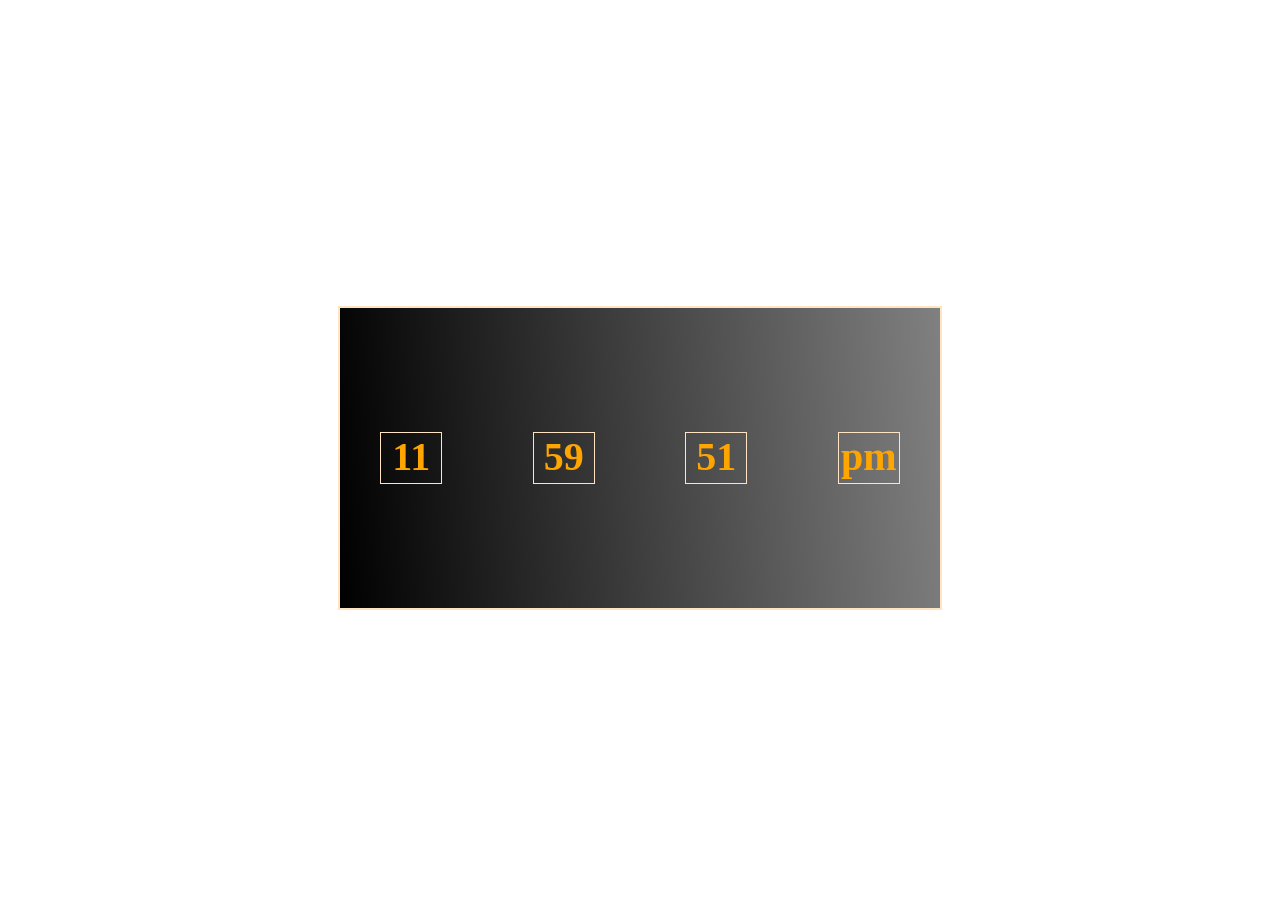
<file: clock.html>
<html>
    <head><title>
        clock
    </title></head>


    <style>
body{
    display: flex;
    justify-content: center;
    align-items: center;
    height: 100%;
    
}
.divcon{

   
display: flex;

justify-content: space-around;
align-items: center;gap:10px;
 width:600px;
    height: 300px;
    background:linear-gradient(85deg,  black,grey);

    border: 2px solid bisque;
}

.divcon p{
    text-align: center;
    color: orange;
    font-weight: bold;
    font-size: 40px;
    border: 1px solid bisque;
    width:60px;
    height: 50px;
}
</style>
    <body>



        <div  class="divcon"  id="divcon">

            <p  id="hour">0</p>
            <p id="min">0</p>
            <p id="sec">0</p>
            <p id="session">am</p>

        </div>



    </body>
    <script>

let minp=document.getElementById('min');
let hourp=document.getElementById('hour');
let secp=document.getElementById('sec');
let sessionp=document.getElementById('session');


let sec = 50;
let min = 59;
let hour = 11;
let session = "pm";

setInterval(() => {

    sec++;

    if (sec == 60) {
        sec = 0;
        min++;

        if (min == 60) {
            min = 0;
            hour++;

            if (hour == 12) {
                session = (session === "am") ? "pm" : "am";
            }

            if (hour > 12) {
                hour = 1;
            }
        }
    }

    sessionp.innerText = session;
    secp.innerText = sec;
    minp.innerText = min;
    hourp.innerText = hour;

}, 1000);
        
    </script>
</html>
</file>
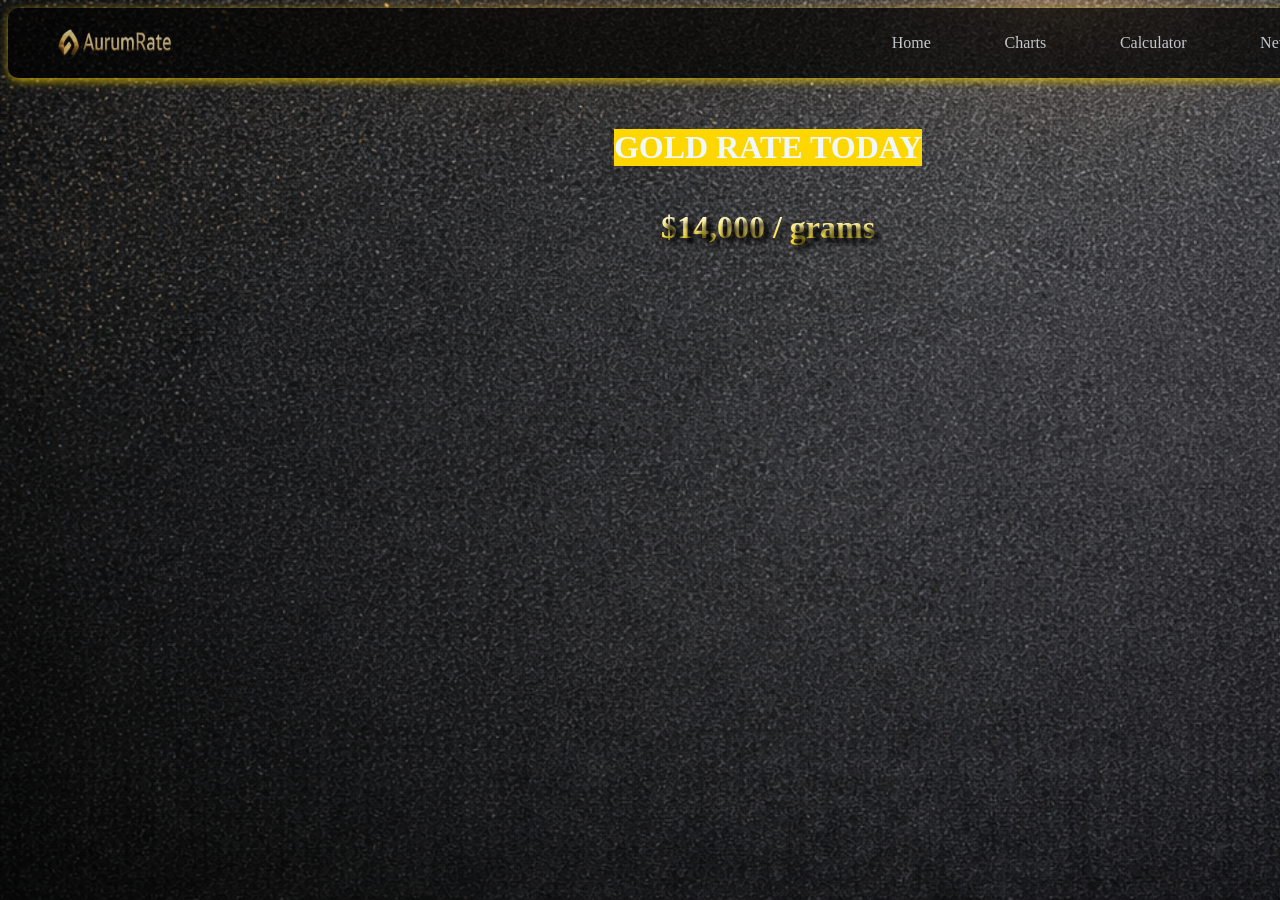
<file: goldsilverprice.html>
<html>

<head>

    <title>gold and silver</title>
    <style>
body{

    background-image: url("images/ChatGPT Image Feb 22, 2026, 11_28_47 AM.png");
    background-repeat: no-repeat;
    background-size: cover;
}
.navbar{
display: flex;
width: 95rem;
height:70px;
background-color: black;
align-items: center;
position: relative;
opacity: 0.7;
border-radius: 10px;
box-shadow: 1px 3px 10px   #FFD700;
min-width: 400px;
}

nav ul{
   
    position:absolute;

list-style: none; 
display: flex;
 width:40%; 
 height: 25px;
 min-width: 300px;
 justify-content: space-around;
 right: 50px;
 top:10px;
 gap:30px;
 
}
.logo{
 
    position:absolute;
    left:40px;
    width:140px;
    height:50px;
}
nav ul li{
  color:aliceblue;
    height: 25px;
}


nav ul li:hover{


color:  #FFD700;
font-size: large;
transform:  translateY(-5px);
border-bottom: 2px solid  #FFD700;

}
.title{

color: aliceblue;

background-color: #FFD700;


}


.maincontainer{

width:95rem;
height:35rem;

display: flex;
flex-direction: column;
align-items: center;
margin-top: 30px;
}
.pricetag{
    position: relative;
    background: linear-gradient(white,gold);
    -webkit-background-clip: text; /* Required for clipping to text */
  -webkit-text-fill-color: transparent;
  text-shadow: 5px 5px 4px black;
}


    </style>
</head>
<body>

<nav class="navbar">

    <img   src="images\logo.png" alt="" class="logo">


    <ul>
       <li>
Home
       </li>
       <li>
Charts
       </li>
       <li>
Calculator
       </li>
<li>
    News
</li>
<li>
    <select type="radio" style="border-radius: 30px; background-color: transparent;">
        <option >

        </option >
        <option type="radio" >
price silver
        </option>
    </select>
</li>
    </ul>

</nav>


<div class="maincontainer">

<h1 class="title">

    GOLD RATE TODAY
</h1>

<h1 class="pricetag">
    $14,000 / grams
</h1>



</div>



</body>





</html>
</file>
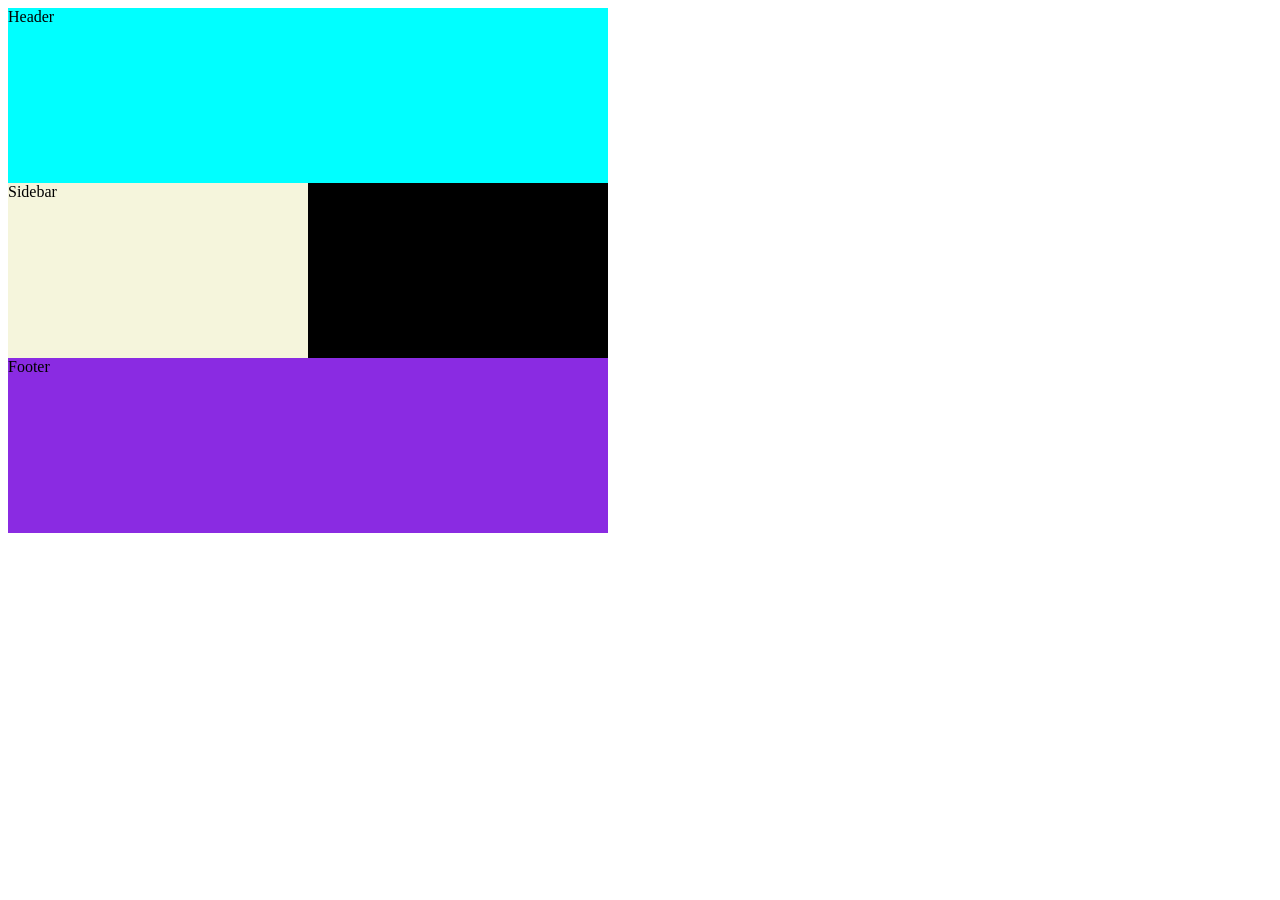
<file: grid columns.html>
<html>
    <head>
        <title>grid</title>
        <style>
  .container{
    width:600px;
    height:700px;
    display: grid;
    grid-template-columns: 1fr 1fr 1fr 1fr;
grid-template-rows: 1fr 1fr 1fr 1fr;
  }
  header{
    background-color: aqua;
    grid-column: 1/5;
grid-row: 1/2;
  }
  nav{
    background-color: beige;
    grid-column: 1/3;
   
    
  }
  main{
    background-color: black;
    grid-column: 3/5;
  }
  footer{
    background-color: blueviolet;
    grid-column: 1/5;
  }
        </style>
    </head>
    <body>
<div class="container">
  <header>Header</header>
  <nav>Sidebar</nav>
  <main>Main Content</main>
  <footer>Footer</footer>
</div>
    </body>
</html>
</file>
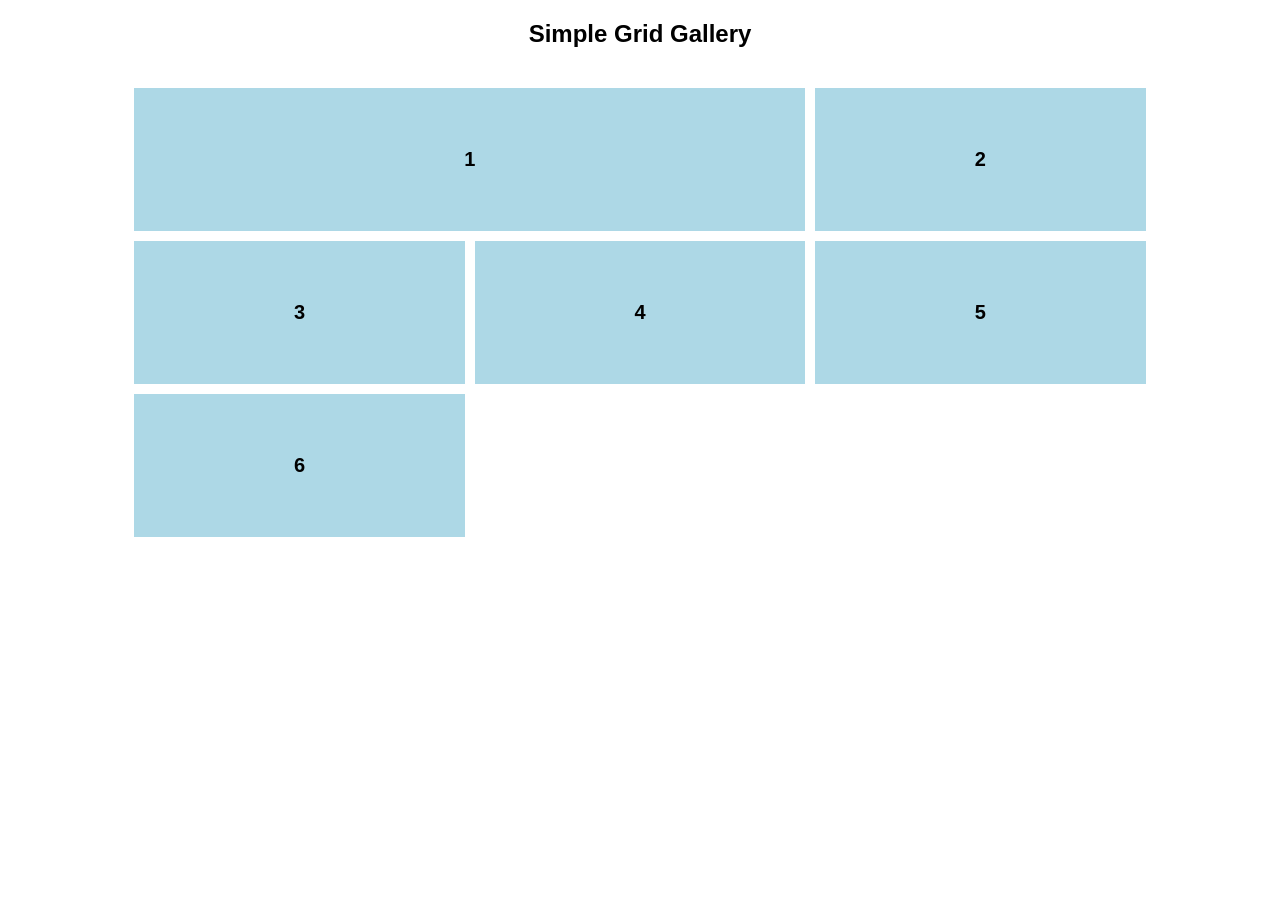
<file: grid row concepts.html>
<!DOCTYPE html>
<html>
<head>
  <title>Simple Grid Gallery</title>
  <style>
    body {
      font-family: Arial, sans-serif;
    }

    .container {
      display: grid;
      grid-template-columns: repeat(3, 1fr);
      gap: 10px;
      width: 80%;
      margin: 40px auto;
    }

    .box {
      background-color: lightblue;
      padding: 60px 0;
      text-align: center;
      font-size: 20px;
      font-weight: bold;
    }

    /* Make first box bigger */
    .box1 {
      grid-column: 1 / 3;
    }
  </style>
</head>
<body>

  <h2 style="text-align:center;">Simple Grid Gallery</h2>

  <div class="container">
    <div class="box box1">1</div>
    <div class="box">2</div>
    <div class="box">3</div>
    <div class="box">4</div>
    <div class="box">5</div>
    <div class="box">6</div>
  </div>

</body>
</html>
</file>
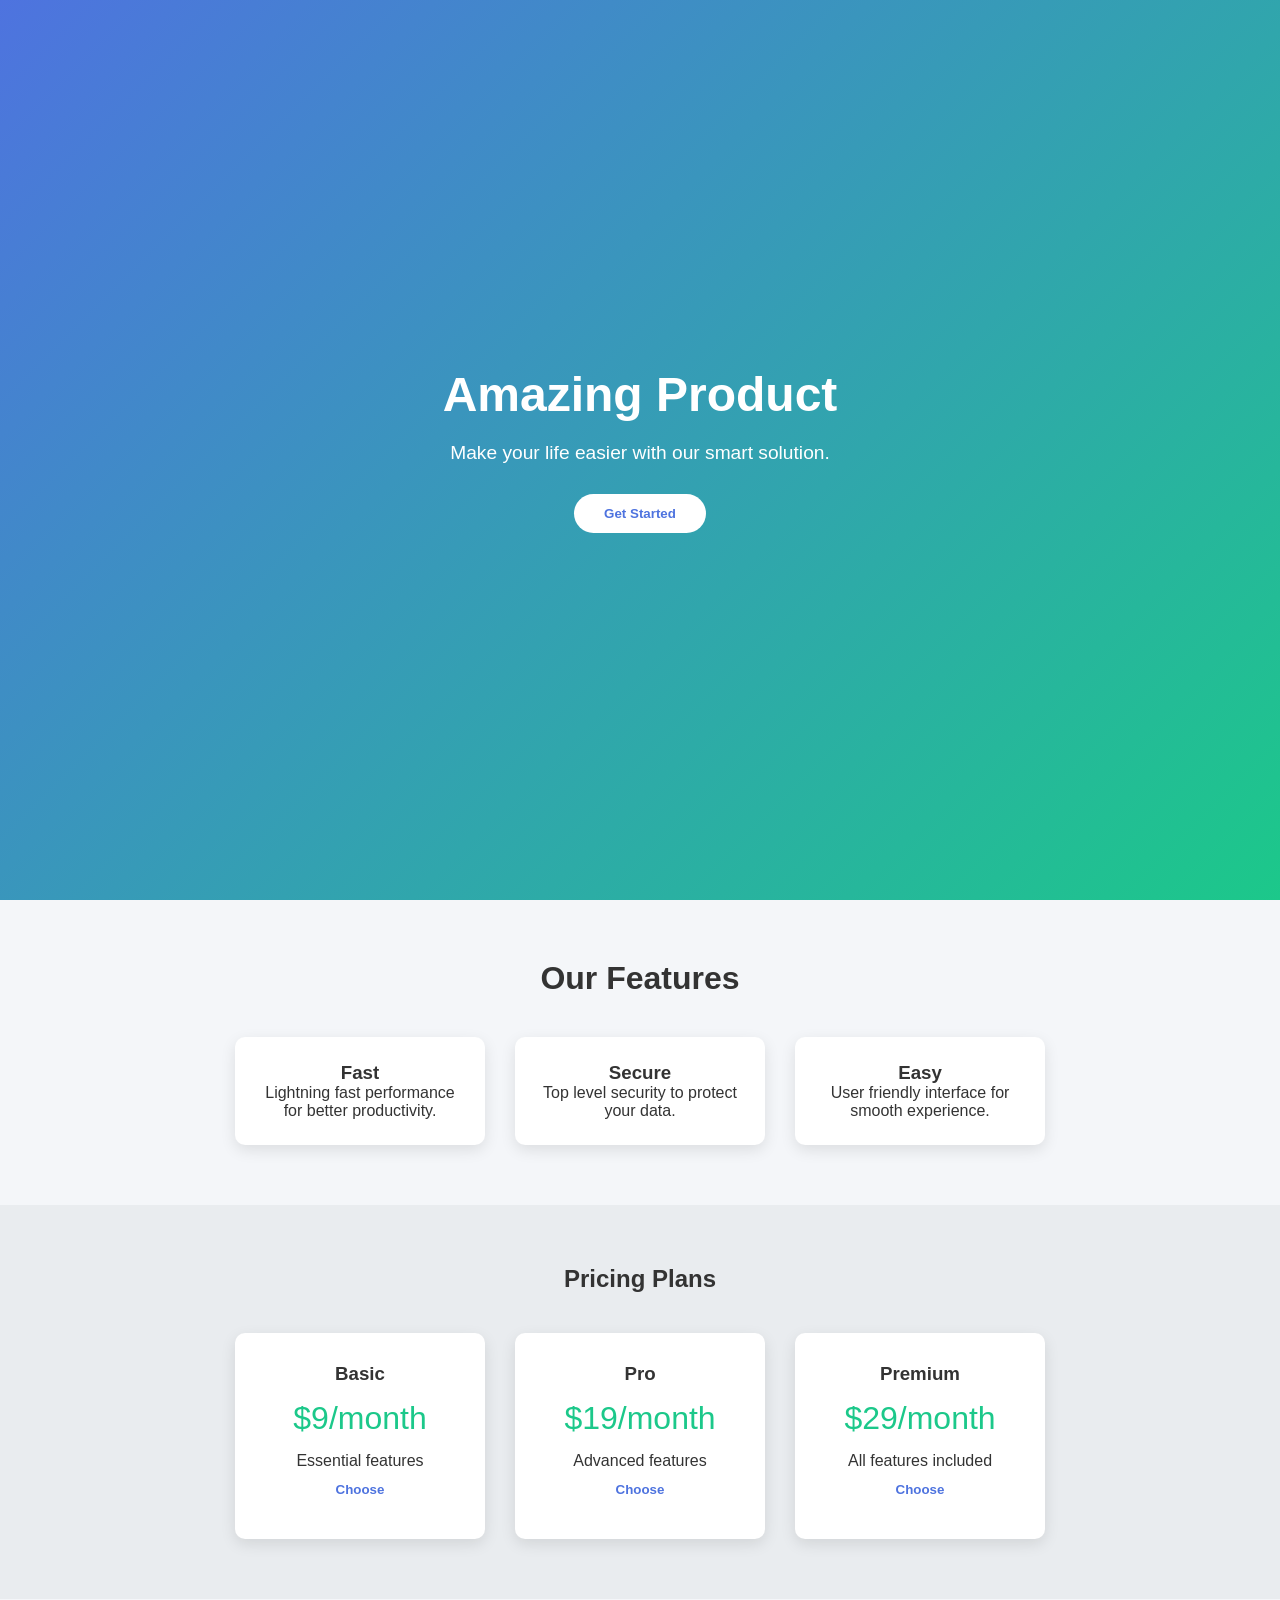
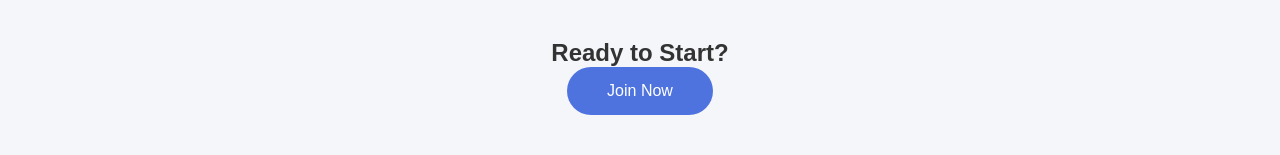
<file: landing page.html>
<!DOCTYPE html>
<html lang="en">
<head>
<meta charset="UTF-8">
<meta name="viewport" content="width=device-width, initial-scale=1.0">
<title>Product Landing Page</title>

<style>
*{
    margin:0;
    padding:0;
    box-sizing:border-box;
    font-family: Arial, sans-serif;
}

body{
    background:#f4f6f9;
    color:#333;
}

/* HERO SECTION */
.hero{
    height:100vh;
    background: linear-gradient(135deg,#4e73df,#1cc88a);
    display:flex;
    justify-content:center;
    align-items:center;
    text-align:center;
    color:white;
    padding:20px;
}

.hero h1{
    font-size:3rem;
    margin-bottom:20px;
}

.hero p{
    font-size:1.2rem;
    margin-bottom:30px;
}

.btn{
    padding:12px 30px;
    background:white;
    color:#4e73df;
    border:none;
    border-radius:25px;
    font-weight:bold;
    cursor:pointer;
    transition:0.3s;
}

.btn:hover{
    background:#333;
    color:white;
}

/* FEATURES */
.features{
    padding:60px 20px;
    text-align:center;
}

.features h2{
    margin-bottom:40px;
    font-size:2rem;
}

.feature-box{
    display:flex;
    justify-content:center;
    gap:30px;
    flex-wrap:wrap;
}

.card{
    background:white;
    padding:25px;
    width:250px;
    border-radius:10px;
    box-shadow:0 5px 15px rgba(0,0,0,0.1);
    transition:0.3s;
}

.card:hover{
    transform:translateY(-10px);
}

/* PRICING */
.pricing{
    background:#e9ecef;
    padding:60px 20px;
    text-align:center;
}

.pricing h2{
    margin-bottom:40px;
}

.price-box{
    display:flex;
    justify-content:center;
    gap:30px;
    flex-wrap:wrap;
}

.price-card{
    background:white;
    padding:30px;
    width:250px;
    border-radius:10px;
    box-shadow:0 5px 15px rgba(0,0,0,0.1);
}

.price-card h3{
    margin-bottom:15px;
}

.price{
    font-size:2rem;
    margin:15px 0;
    color:#1cc88a;
}

.footer-cta{
    text-align:center;
    padding:40px;
}

.footer-cta button{
    padding:15px 40px;
    font-size:1rem;
    background:#4e73df;
    color:white;
    border:none;
    border-radius:30px;
    cursor:pointer;
    transition:0.3s;
}

.footer-cta button:hover{
    background:#1cc88a;
}

/* RESPONSIVE */
@media(max-width:768px){
    .hero h1{
        font-size:2rem;
    }
}
</style>
</head>

<body>

<!-- HERO -->
<section class="hero">
    <div>
        <h1>Amazing Product</h1>
        <p>Make your life easier with our smart solution.</p>
        <button class="btn">Get Started</button>
    </div>
</section>

<!-- FEATURES -->
<section class="features">
    <h2>Our Features</h2>
    <div class="feature-box">
        <div class="card">
            <h3>Fast</h3>
            <p>Lightning fast performance for better productivity.</p>
        </div>
        <div class="card">
            <h3>Secure</h3>
            <p>Top level security to protect your data.</p>
        </div>
        <div class="card">
            <h3>Easy</h3>
            <p>User friendly interface for smooth experience.</p>
        </div>
    </div>
</section>

<!-- PRICING -->
<section class="pricing">
    <h2>Pricing Plans</h2>
    <div class="price-box">
        <div class="price-card">
            <h3>Basic</h3>
            <p class="price">$9/month</p>
            <p>Essential features</p>
            <button class="btn">Choose</button>
        </div>
        <div class="price-card">
            <h3>Pro</h3>
            <p class="price">$19/month</p>
            <p>Advanced features</p>
            <button class="btn">Choose</button>
        </div>
        <div class="price-card">
            <h3>Premium</h3>
            <p class="price">$29/month</p>
            <p>All features included</p>
            <button class="btn">Choose</button>
        </div>
    </div>
</section>

<!-- CTA -->
<div class="footer-cta">
    <h2>Ready to Start?</h2>
    <button>Join Now</button>
</div>

</body>
</html>
</file>
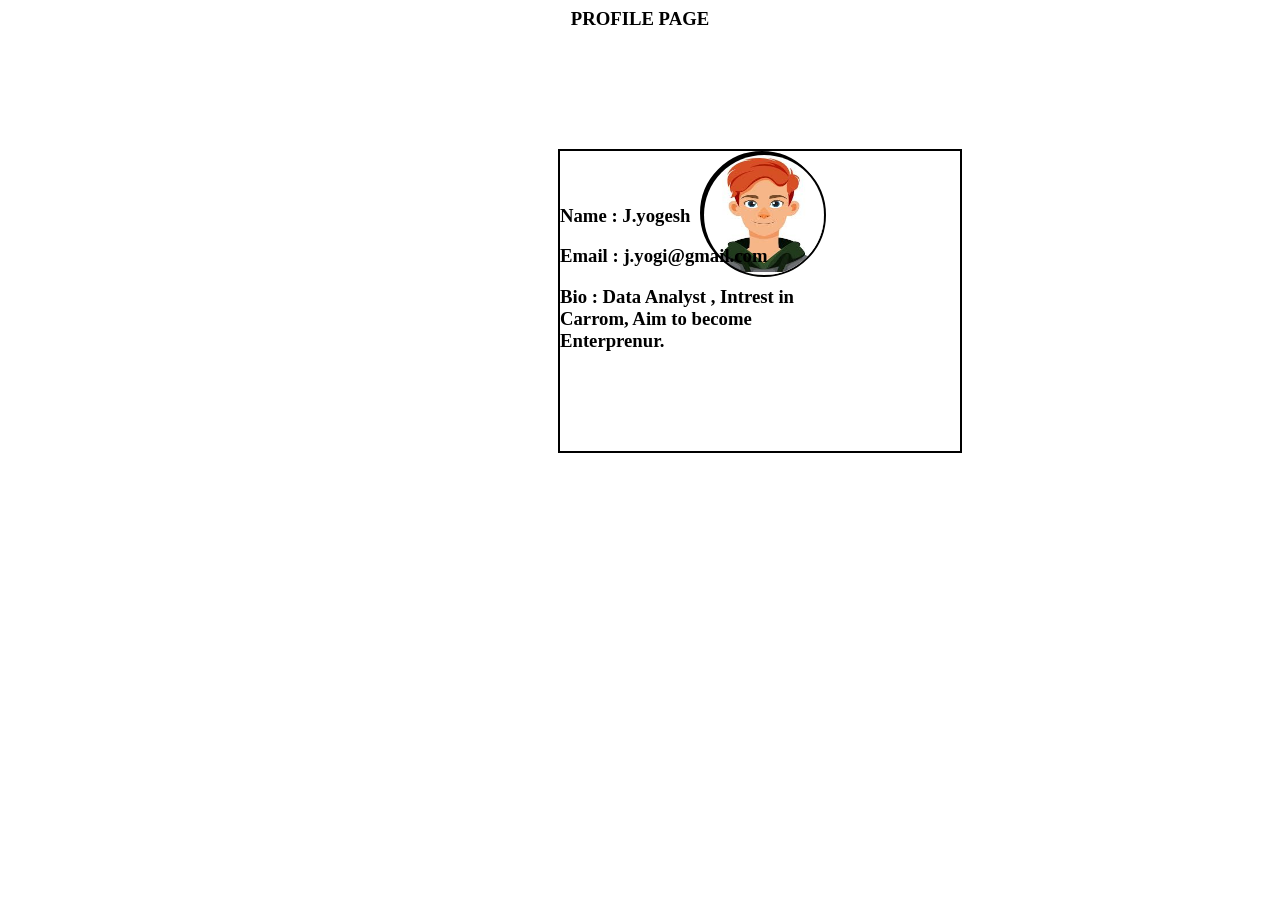
<file: page2.html>
<html>
<head>
    <title>Page 1</title>
    <style>
        .container{
            position: relative;
            justify-content: center;
            align-items: center;
            position: relative;
            left: 550px;
            top: 100px;
            height: 300px;
            width: 400px;
            border: 2px solid black;

        }
        .image{
            position: absolute;
            left: 140px;
            width: 120px;
            height: 120px;
            background-color: black;
            border: 2px solid black;
            border-radius: 50%;

        }
        .image img{
            
            width: 120px;
            height: 120px;
            border: 2px solid black;
            border-radius: 50%;
        }
    </style>
</head>
<body>
<h3><center>PROFILE PAGE</center></h3>

<div class="container">
    <div class="image"><img src="[data-uri]" alt="">
    </div>
    <div style="position: absolute; bottom: 80px;right: 100px;"><h3>
        Name  : J.yogesh
    </h3>
    <h3>
        Email : j.yogi@gmail.com
    </h3>
    <h3>
        Bio   : Data Analyst ,
                Intrest in Carrom,
                Aim to become Enterprenur.
    </h3>
</div>
    
</div>





</body>


</html>
</file>
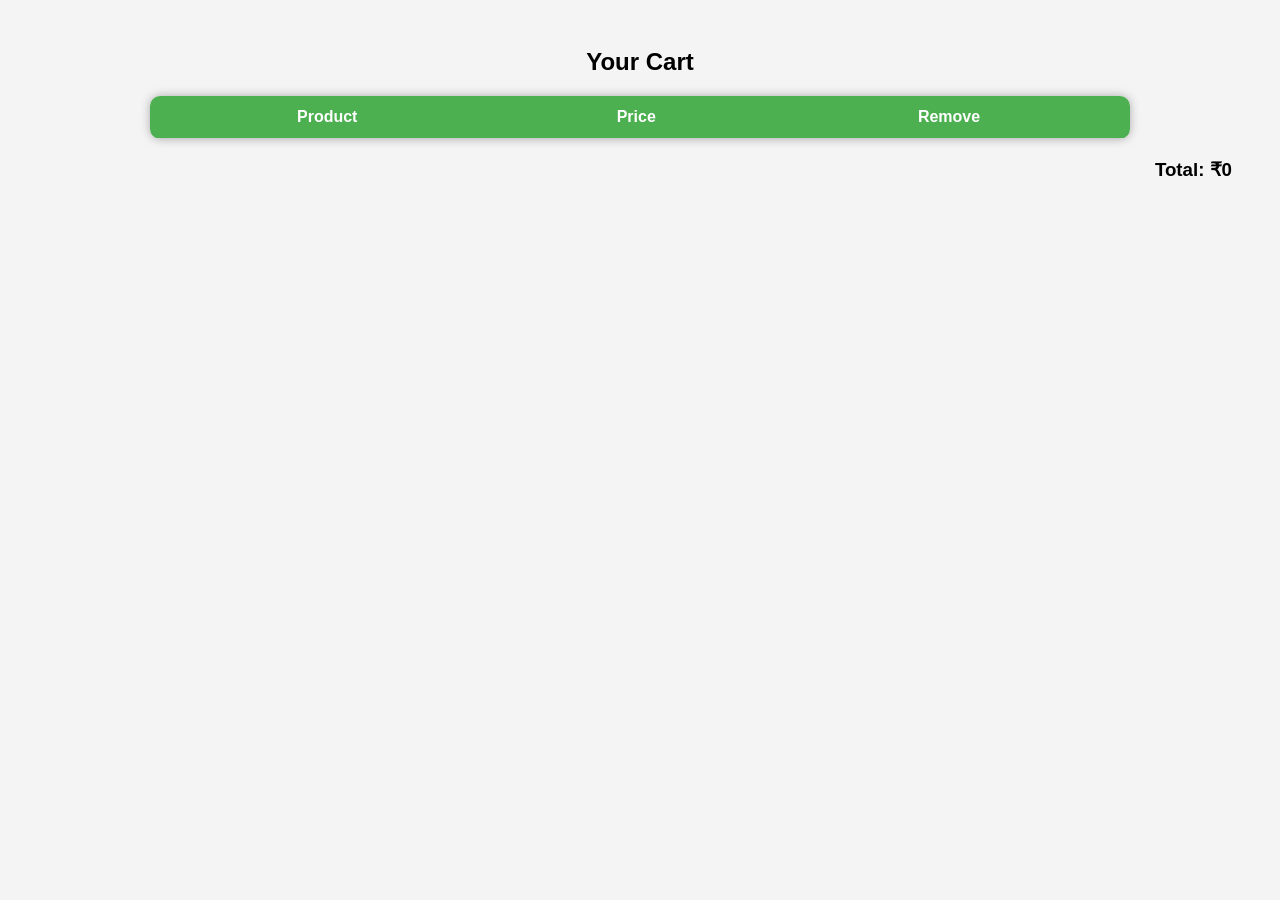
<file: ecommerce basic crud opertion/ind.html>
<!DOCTYPE html>
<html lang="en">
<head>
    <meta charset="UTF-8">
    <title>Cart</title>
    <style>
        body {
            font-family: Arial, sans-serif;
            padding: 20px;
            background-color: #f4f4f4;
        }
        h2 {
            text-align: center;
        }
        table {
            width: 80%;
            margin: 20px auto;
            border-collapse: collapse;
            background-color: #fff;
            box-shadow: 0px 0px 10px #aaa;
            border-radius: 10px;
            overflow: hidden;
        }
        th, td {
            padding: 12px;
            border-bottom: 1px solid #ccc;
            text-align: center;
        }
        th {
            background-color: #4CAF50;
            color: white;
        }
        button {
            padding: 5px 10px;
            background-color: #e74c3c;
            color: white;
            border: none;
            border-radius: 5px;
            cursor: pointer;
        }
        button:hover {
            background-color: #c0392b;
        }
        .total {
            font-weight: bold;
            text-align: right;
            padding-right: 20px;
        }
    </style>
</head>
<body>

<h2>Your Cart</h2>

<table id="cart-table">
    <tr>
        <th>Product</th>
        <th>Price</th>
        <th>Remove</th>
    </tr>
</table>

<h3 class="total" id="total-price">Total: ₹0</h3>

<script>
    let cart = JSON.parse(localStorage.getItem("cart")) || [];
    const table = document.getElementById("cart-table");
    const totalPriceEl = document.getElementById("total-price");

    function renderCart() {
        // Clear table except header
        table.innerHTML = `
            <tr>
                <th>Product</th>
                <th>Price</th>
                <th>Remove</th>
            </tr>
        `;

        let total = 0;

        cart.forEach((product, index) => {
            total += product.price;
            const row = table.insertRow();
            row.innerHTML = `
                <td>${product.name}</td>
                <td>₹${product.price}</td>
                <td><button onclick="removeFromCart(${index})">Remove</button></td>
            `;
        });

        totalPriceEl.innerText = `Total: ₹${total}`;
    }

    function removeFromCart(index) {
        cart.splice(index, 1);
        localStorage.setItem("cart", JSON.stringify(cart));
        renderCart();
    }

    // Initial render
    renderCart();
</script>

</body>
</html>
</file>
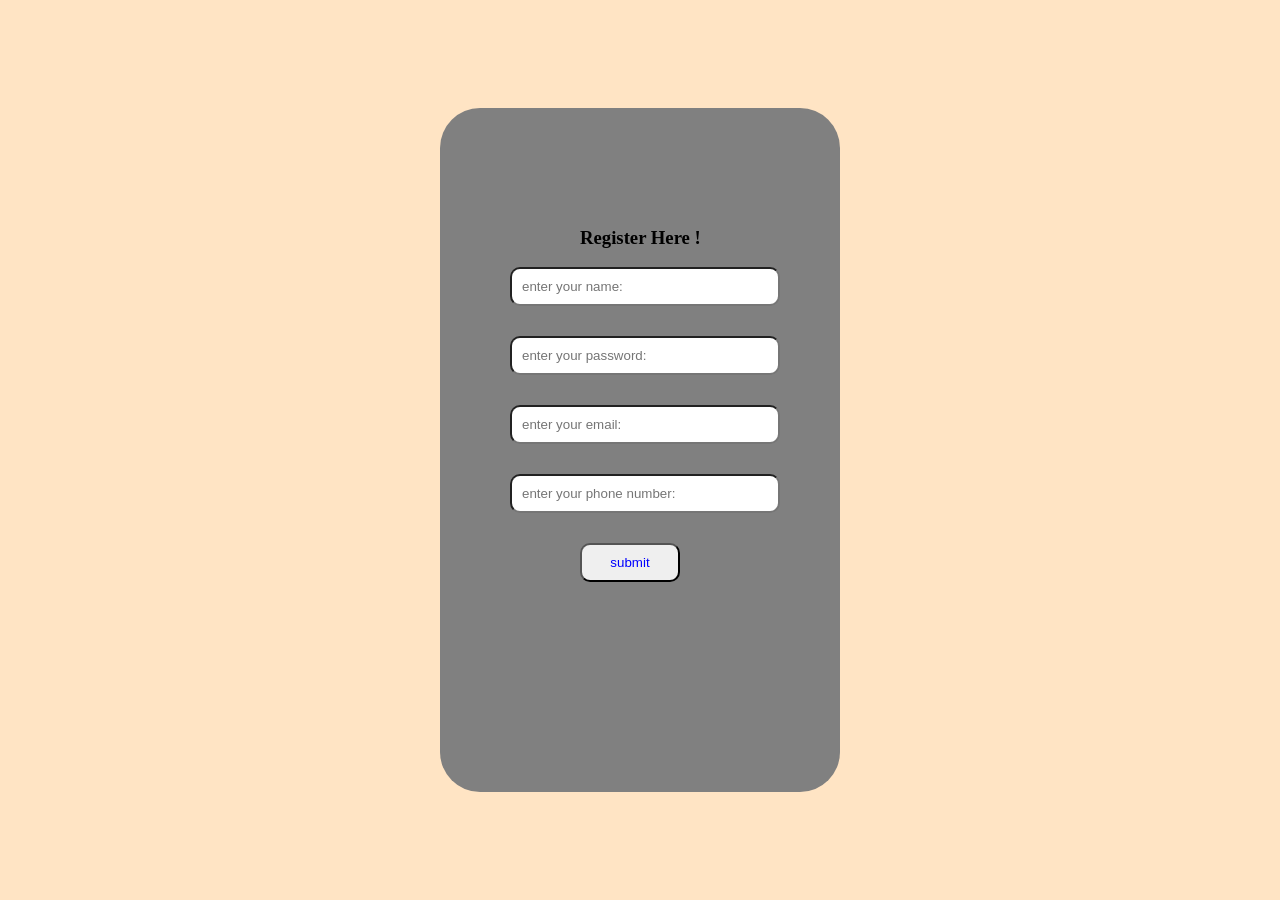
<file: login page with table/hello.html>
<html>
    <head>
        <title>Register</title>
<style>
    body{
        display: flex;
        justify-content: center;
        background-color: bisque;
    }
    #form{
        background-color: aqua;
    }
</style>
    </head>
    <body>
        <form id="form" style="background-color: grey; padding:100px; flex-wrap: wrap; width:200px;margin-bottom: 100px;margin-top: 100px; border-radius: 40px;" >
            <h3 style="margin-left: 40px;">Register Here !</h3>
            <input id="but" style="margin-bottom: 30px; margin-left:-30px;padding:10px;width:270px; border-radius: 10px; color:black;"type="text" placeholder="enter your name:" required>
            <input id="butt" style="margin-bottom: 30px; margin-left:-30px;padding:10px;width:270px; border-radius: 10px; color: black;"type="password" placeholder="enter your password:" required>
            <input id="buttt" style="margin-bottom: 30px; margin-left:-30px;padding:10px;width:270px; border-radius: 10px; color:black;" type="email" placeholder="enter your email:" required>
            <input id="butttt" style="margin-bottom: 30px; margin-left:-30px;padding:10px;width:270px; border-radius: 10px; color: black;box-shadow: 400px;"type="number" placeholder="enter your phone number:" required>
            <button onclick="goNext()" id="add" style="margin-bottom: 30px; margin-left:40px;padding:10px;width:100px; border-radius: 10px; color: blue; text-shadow: 5px;" >submit</button></form>
</body>
    <script src="script.js">
    </script>
</html>
</file>
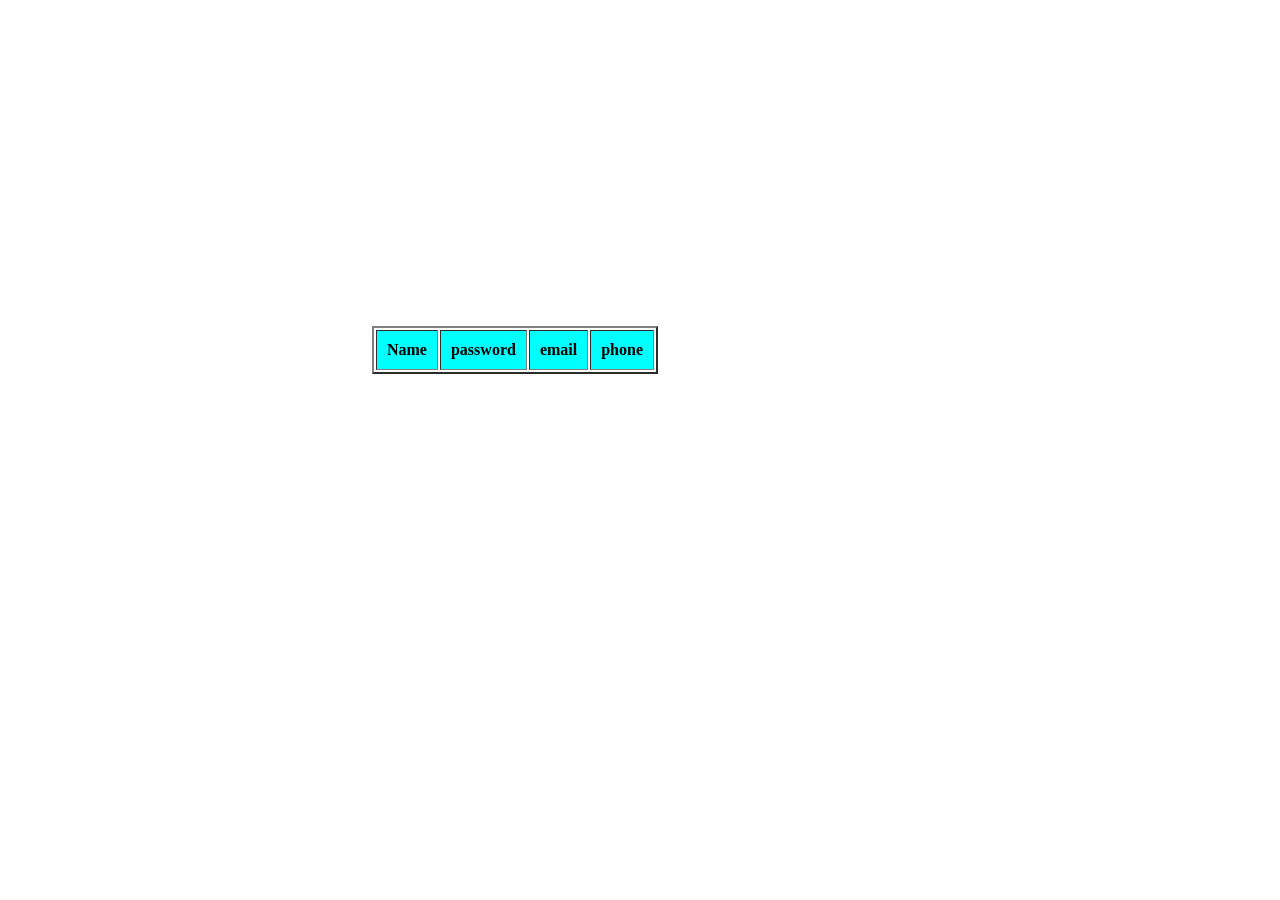
<file: login page with table/table.html>
<html>
    <head>
        <title>table</title>
        <style>
            body{
                display: flex;
                justify-content: center;
                align-items: center;
            }
        </style>
    </head>
    <body>
         <div>
            <div style="padding-top: 300px;padding-bottom: 500px; padding-right: 250px;">
                       <table border="2" id="table">
        <tr style="width: 50px;">
            <th style="padding:10px; background-color: aqua;">Name</th>
            <th style="padding:10px;background-color: aqua">password</th>
            <th style="padding:10px;background-color: aqua">email</th>
            <th style="padding:10px;background-color: aqua">phone</th>
        </tr>
    </table>
    </div>
    </body>
    <script src="script.js"></script>
</html>
</file>
